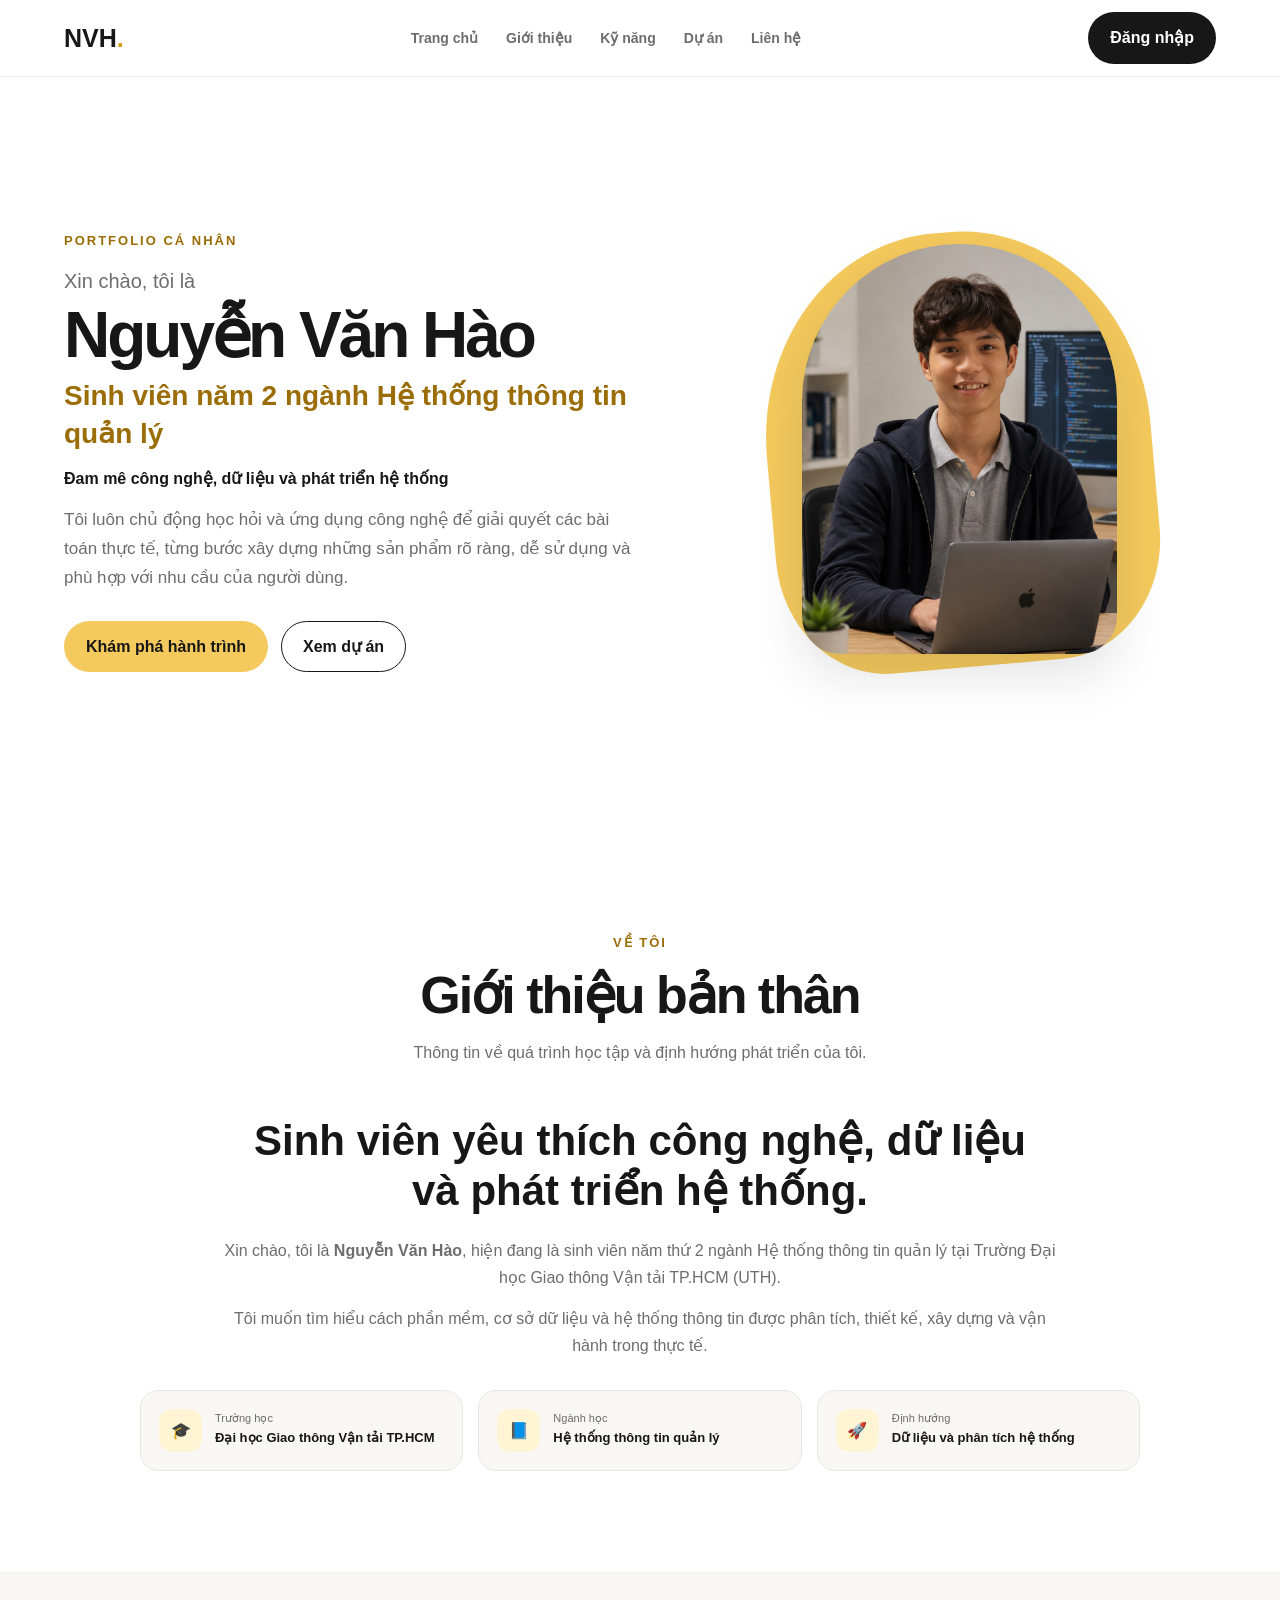
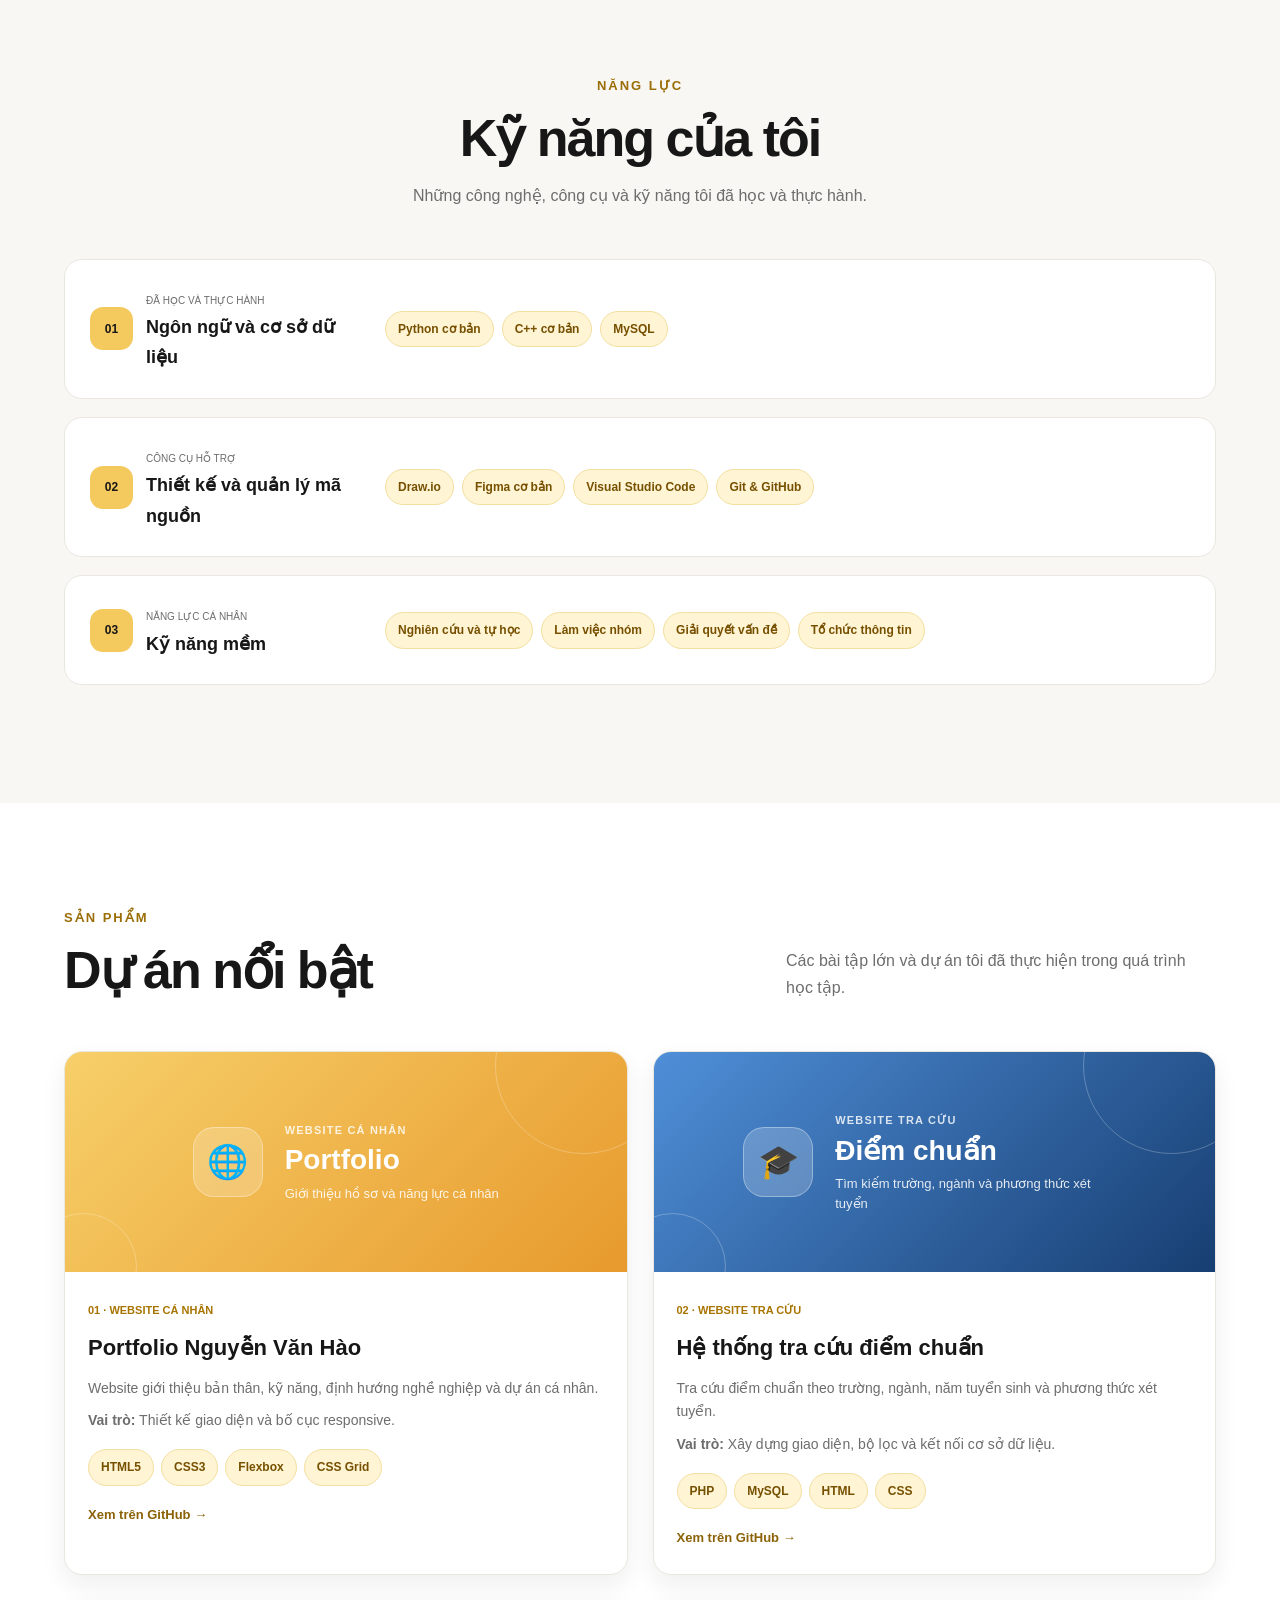
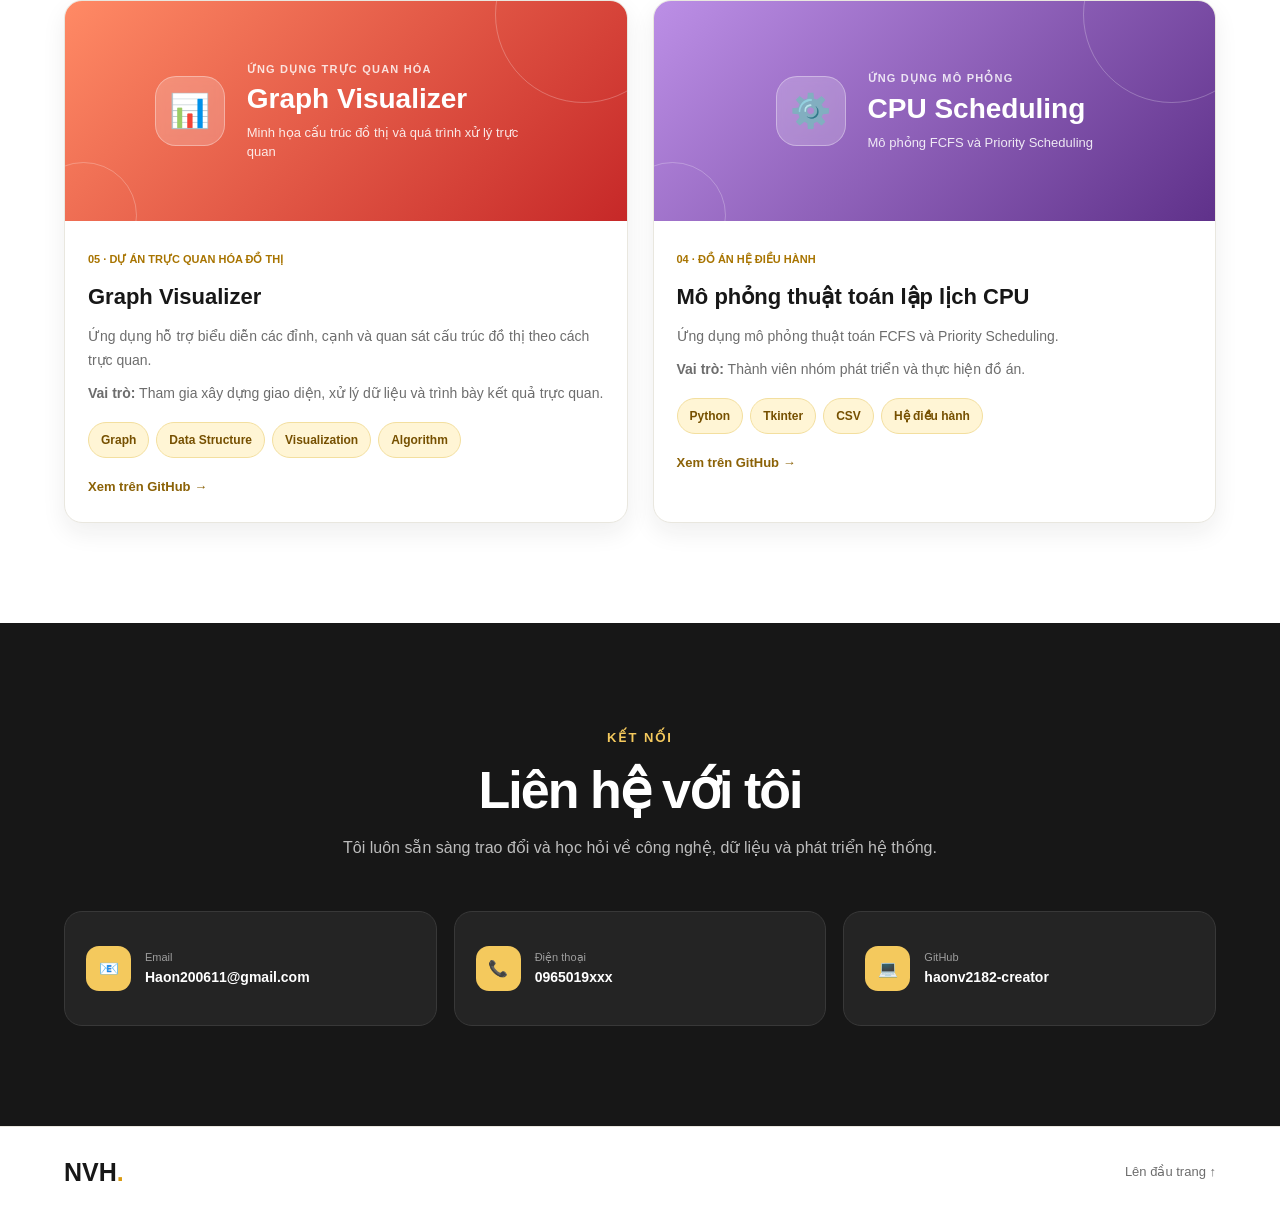
<file: index.html>
<!DOCTYPE html>
<html lang="vi">
<head>
    <meta charset="UTF-8">

    <meta
        name="viewport"
        content="width=device-width, initial-scale=1.0"
    >

    <meta
        name="description"
        content="Portfolio cá nhân của Nguyễn Văn Hào - Sinh viên năm 2 ngành Hệ thống thông tin quản lý."
    >

    <title>Portfolio - Nguyễn Văn Hào</title>

    <link rel="stylesheet" href="style.css">
</head>

<body>

    <!-- ================= HEADER ================= -->

    <header class="site-header">

        <nav class="navbar" aria-label="Điều hướng chính">

            <a class="brand" href="#home">
                NVH<span>.</span>
            </a>

            <!-- Checkbox điều khiển menu mobile -->
            <input
                type="checkbox"
                id="menu-toggle"
                class="menu-toggle"
            >

            <!-- Nút ba gạch -->
            <label
                for="menu-toggle"
                class="menu-button"
                aria-label="Mở menu điều hướng"
            >
                <span></span>
                <span></span>
                <span></span>
            </label>

            <ul class="nav-links">

                <li>
                    <a href="#home">Trang chủ</a>
                </li>

                <li>
                    <a href="#about">Giới thiệu</a>
                </li>

                <li>
                    <a href="#skills">Kỹ năng</a>
                </li>

                <li>
                    <a href="#projects">Dự án</a>
                </li>

                <li>
                    <a href="#contact">Liên hệ</a>
                </li>

                <li class="mobile-login-item">
                    <a href="login.html">Đăng nhập</a>
                </li>

            </ul>

            <a
                class="btn btn-dark desktop-login"
                href="login.html"
            >
                Đăng nhập
            </a>

        </nav>

    </header>

    <main>

        <!-- ================= HOME ================= -->

        <section class="hero container" id="home">

            <div class="hero-content">

                <span class="eyebrow">
                    Portfolio cá nhân
                </span>

                <p class="hero-welcome">
                    Xin chào, tôi là
                </p>

                <h1>
                    Nguyễn Văn Hào
                </h1>

                <h2>
                    Sinh viên năm 2 ngành Hệ thống thông tin quản lý
                </h2>

                <p class="hero-subtitle">
                    Đam mê công nghệ, dữ liệu và phát triển hệ thống
                </p>

                <p class="hero-description">
                    Tôi luôn chủ động học hỏi và ứng dụng công nghệ
                    để giải quyết các bài toán thực tế, từng bước xây dựng
                    những sản phẩm rõ ràng, dễ sử dụng và phù hợp
                    với nhu cầu của người dùng.
                </p>

                <div class="hero-actions">

                    <a
                        class="btn btn-accent"
                        href="#about"
                    >
                        Khám phá hành trình
                    </a>

                    <a
                        class="btn btn-outline"
                        href="#projects"
                    >
                        Xem dự án
                    </a>

                </div>

            </div>

            <div class="hero-image">

                <div class="image-background"></div>

                <div class="image-frame">

                    <img
                        src="avatar.jpg"
                        alt="Ảnh cá nhân Nguyễn Văn Hào"
                        width="315"
                        height="410"
                    >

                </div>

            </div>

        </section>

        <!-- ================= ABOUT ================= -->

        <section class="section" id="about">

            <div class="container">

                <div class="section-heading">

                    <span class="eyebrow">
                        Về tôi
                    </span>

                    <h2>
                        Giới thiệu bản thân
                    </h2>

                    <p>
                        Thông tin về quá trình học tập
                        và định hướng phát triển của tôi.
                    </p>

                </div>

                <div class="about-content">

                    <h3>
                        Sinh viên yêu thích công nghệ,
                        dữ liệu và phát triển hệ thống.
                    </h3>

                    <p>
                        Xin chào, tôi là
                        <strong>Nguyễn Văn Hào</strong>,
                        hiện đang là sinh viên năm thứ 2 ngành
                        Hệ thống thông tin quản lý tại Trường Đại học
                        Giao thông Vận tải TP.HCM (UTH).
                    </p>

                    <p>
                        Tôi muốn tìm hiểu cách phần mềm, cơ sở dữ liệu
                        và hệ thống thông tin được phân tích, thiết kế,
                        xây dựng và vận hành trong thực tế.
                    </p>

                    <div class="about-grid">

                        <article class="info-card">

                            <span>🎓</span>

                            <div>
                                <small>Trường học</small>

                                <strong>
                                    Đại học Giao thông Vận tải TP.HCM
                                </strong>
                            </div>

                        </article>

                        <article class="info-card">

                            <span>📘</span>

                            <div>
                                <small>Ngành học</small>

                                <strong>
                                    Hệ thống thông tin quản lý
                                </strong>
                            </div>

                        </article>

                        <article class="info-card">

                            <span>🚀</span>

                            <div>
                                <small>Định hướng</small>

                                <strong>
                                    Dữ liệu và phân tích hệ thống
                                </strong>
                            </div>

                        </article>

                    </div>

                </div>

            </div>

        </section>

        <!-- ================= SKILLS ================= -->

        <section
            class="section section-soft"
            id="skills"
        >

            <div class="container">

                <div class="section-heading">

                    <span class="eyebrow">
                        Năng lực
                    </span>

                    <h2>
                        Kỹ năng của tôi
                    </h2>

                    <p>
                        Những công nghệ, công cụ và kỹ năng
                        tôi đã học và thực hành.
                    </p>

                </div>

                <div class="skill-group">

                    <div class="skill-title">

                        <span class="number-box">
                            01
                        </span>

                        <div>
                            <small>
                                Đã học và thực hành
                            </small>

                            <h3>
                                Ngôn ngữ và cơ sở dữ liệu
                            </h3>
                        </div>

                    </div>

                    <div class="skill-tags">
                        <span>Python cơ bản</span>
                        <span>C++ cơ bản</span>
                        <span>MySQL</span>
                    </div>

                </div>

                <div class="skill-group">

                    <div class="skill-title">

                        <span class="number-box">
                            02
                        </span>

                        <div>
                            <small>
                                Công cụ hỗ trợ
                            </small>

                            <h3>
                                Thiết kế và quản lý mã nguồn
                            </h3>
                        </div>

                    </div>

                    <div class="skill-tags">
                        <span>Draw.io</span>
                        <span>Figma cơ bản</span>
                        <span>Visual Studio Code</span>
                        <span>Git &amp; GitHub</span>
                    </div>

                </div>

                <div class="skill-group">

                    <div class="skill-title">

                        <span class="number-box">
                            03
                        </span>

                        <div>
                            <small>
                                Năng lực cá nhân
                            </small>

                            <h3>
                                Kỹ năng mềm
                            </h3>
                        </div>

                    </div>

                    <div class="skill-tags">
                        <span>Nghiên cứu và tự học</span>
                        <span>Làm việc nhóm</span>
                        <span>Giải quyết vấn đề</span>
                        <span>Tổ chức thông tin</span>
                    </div>

                </div>

            </div>

        </section>

        <!-- ================= PROJECTS ================= -->

        <section class="section" id="projects">

            <div class="container">

                <div class="section-heading heading-row">

                    <div>

                        <span class="eyebrow">
                            Sản phẩm
                        </span>

                        <h2>
                            Dự án nổi bật
                        </h2>

                    </div>

                    <p>
                        Các bài tập lớn và dự án tôi đã thực hiện
                        trong quá trình học tập.
                    </p>

                </div>

                <div class="project-grid">

                    <!-- PROJECT 1 -->

                    <article class="project-card">

                        <div class="project-preview preview-one">

                            <span class="project-preview-icon">
                                🌐
                            </span>

                            <div class="project-preview-content">

                                <small>
                                    Website cá nhân
                                </small>

                                <strong>
                                    Portfolio
                                </strong>

                                <p>
                                    Giới thiệu hồ sơ và năng lực cá nhân
                                </p>

                            </div>

                        </div>

                        <div class="project-body">

                            <small>
                                01 · Website cá nhân
                            </small>

                            <h3>
                                Portfolio Nguyễn Văn Hào
                            </h3>

                            <p>
                                Website giới thiệu bản thân, kỹ năng,
                                định hướng nghề nghiệp và dự án cá nhân.
                            </p>

                            <p>
                                <strong>Vai trò:</strong>
                                Thiết kế giao diện và bố cục responsive.
                            </p>

                            <div class="project-tags">
                                <span>HTML5</span>
                                <span>CSS3</span>
                                <span>Flexbox</span>
                                <span>CSS Grid</span>
                            </div>

                            <a
                                class="project-link"
                                href="https://github.com/haonv2182-creator/PORTFOLIO"
                                target="_blank"
                                rel="noopener"
                            >
                                Xem trên GitHub →
                            </a>

                        </div>

                    </article>

                    <!-- PROJECT 2 -->

                    <article class="project-card">

                        <div class="project-preview preview-two">

                            <span class="project-preview-icon">
                                🎓
                            </span>

                            <div class="project-preview-content">

                                <small>
                                    Website tra cứu
                                </small>

                                <strong>
                                    Điểm chuẩn
                                </strong>

                                <p>
                                    Tìm kiếm trường, ngành
                                    và phương thức xét tuyển
                                </p>

                            </div>

                        </div>

                        <div class="project-body">

                            <small>
                                02 · Website tra cứu
                            </small>

                            <h3>
                                Hệ thống tra cứu điểm chuẩn
                            </h3>

                            <p>
                                Tra cứu điểm chuẩn theo trường, ngành,
                                năm tuyển sinh và phương thức xét tuyển.
                            </p>

                            <p>
                                <strong>Vai trò:</strong>
                                Xây dựng giao diện, bộ lọc
                                và kết nối cơ sở dữ liệu.
                            </p>

                            <div class="project-tags">
                                <span>PHP</span>
                                <span>MySQL</span>
                                <span>HTML</span>
                                <span>CSS</span>
                            </div>

                            <a
                                class="project-link"
                                href="https://github.com/haonv2182-creator/TraCuuDiemChuannew"
                                target="_blank"
                                rel="noopener"
                            >
                                Xem trên GitHub →
                            </a>

                        </div>

                    </article>

                    <!-- PROJECT 5 -->

                    <article class="project-card">

                        <div class="project-preview preview-five">

                            <span class="project-preview-icon">
                                📊
                            </span>

                            <div class="project-preview-content">

                                <small>
                                    Ứng dụng trực quan hóa
                                </small>

                                <strong>
                                    Graph Visualizer
                                </strong>

                                <p>
                                    Minh họa cấu trúc đồ thị
                                    và quá trình xử lý trực quan
                                </p>

                            </div>

                        </div>

                        <div class="project-body">

                            <small>
                                05 · Dự án trực quan hóa đồ thị
                            </small>

                            <h3>
                                Graph Visualizer
                            </h3>

                            <p>
                                Ứng dụng hỗ trợ biểu diễn các đỉnh, cạnh
                                và quan sát cấu trúc đồ thị theo cách trực quan.
                            </p>

                            <p>
                                <strong>Vai trò:</strong>
                                Tham gia xây dựng giao diện, xử lý dữ liệu
                                và trình bày kết quả trực quan.
                            </p>

                            <div class="project-tags">
                                <span>Graph</span>
                                <span>Data Structure</span>
                                <span>Visualization</span>
                                <span>Algorithm</span>
                            </div>

                            <a
                                class="project-link"
                                href="https://github.com/Trungkin180906/GRAPH_VISUALIZER"
                                target="_blank"
                                rel="noopener"
                            >
                                Xem trên GitHub →
                            </a>

                        </div>

                    </article>

                    <!-- PROJECT 4 -->

                    <article class="project-card">

                        <div class="project-preview preview-four">

                            <span class="project-preview-icon">
                                ⚙️
                            </span>

                            <div class="project-preview-content">

                                <small>
                                    Ứng dụng mô phỏng
                                </small>

                                <strong>
                                    CPU Scheduling
                                </strong>

                                <p>
                                    Mô phỏng FCFS và Priority Scheduling
                                </p>

                            </div>

                        </div>

                        <div class="project-body">

                            <small>
                                04 · Đồ án Hệ điều hành
                            </small>

                            <h3>
                                Mô phỏng thuật toán lập lịch CPU
                            </h3>

                            <p>
                                Ứng dụng mô phỏng thuật toán FCFS
                                và Priority Scheduling.
                            </p>

                            <p>
                                <strong>Vai trò:</strong>
                                Thành viên nhóm phát triển
                                và thực hiện đồ án.
                            </p>

                            <div class="project-tags">
                                <span>Python</span>
                                <span>Tkinter</span>
                                <span>CSV</span>
                                <span>Hệ điều hành</span>
                            </div>

                            <a
                                class="project-link"
                                href="https://github.com/haonv2182-creator/HeDieuHanh"
                                target="_blank"
                                rel="noopener"
                            >
                                Xem trên GitHub →
                            </a>

                        </div>

                    </article>

                </div>

            </div>

        </section>

        <!-- ================= CONTACT ================= -->

        <section
            class="section contact-section"
            id="contact"
        >

            <div class="container">

                <div class="section-heading contact-heading">

                    <span class="eyebrow light">
                        Kết nối
                    </span>

                    <h2>
                        Liên hệ với tôi
                    </h2>

                    <p>
                        Tôi luôn sẵn sàng trao đổi và học hỏi
                        về công nghệ, dữ liệu và phát triển hệ thống.
                    </p>

                </div>

                <div class="contact-grid">

                    <a
                        class="contact-card"
                        href="mailto:Haon200611@gmail.com"
                    >

                        <span>📧</span>

                        <div>
                            <small>Email</small>
                            <strong>Haon200611@gmail.com</strong>
                        </div>

                    </a>

                    <div class="contact-card">

                        <span>📞</span>

                        <div>
                            <small>Điện thoại</small>
                            <strong>0965019xxx</strong>
                        </div>

                    </div>

                    <a
                        class="contact-card"
                        href="https://github.com/haonv2182-creator"
                        target="_blank"
                        rel="noopener"
                    >

                        <span>💻</span>

                        <div>
                            <small>GitHub</small>
                            <strong>haonv2182-creator</strong>
                        </div>

                    </a>

                </div>

            </div>

        </section>

    </main>

    <!-- ================= FOOTER ================= -->

    <footer class="footer">

        <div class="container footer-inner">

            <div class="footer-top">

                <a class="brand" href="#home">
                    NVH<span>.</span>
                </a>

                <a
                    class="footer-top-link"
                    href="#home"
                >
                    Lên đầu trang ↑
                </a>

            </div>

        </div>

    </footer>

</body>
</html>
</file>
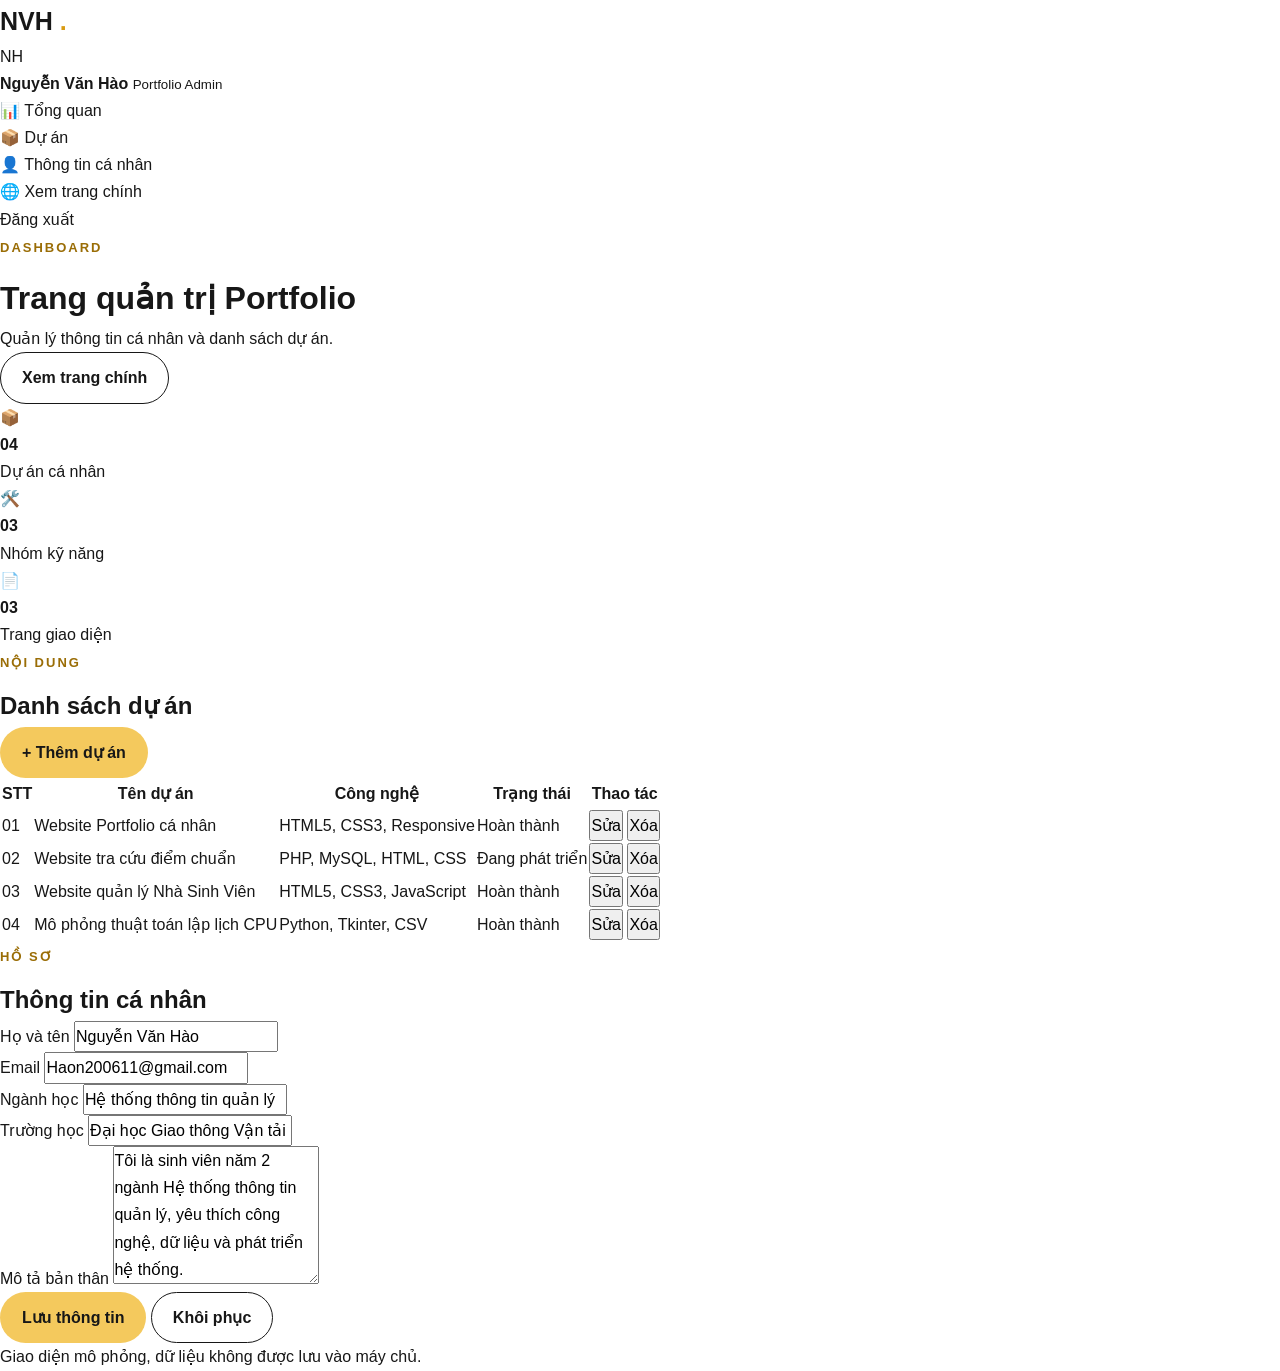
<file: admin.html>
<!DOCTYPE html>
<html lang="vi">
 <head>
  <meta charset="utf-8"/>
  <meta content="width=device-width, initial-scale=1.0" name="viewport"/>
  <title>
   Admin Dashboard - Portfolio
  </title>
  <link href="style.css" rel="stylesheet"/>
 </head>
 <body class="admin-page">
  <div class="admin-layout">
   <aside class="admin-sidebar">
    <a class="brand admin-brand" href="index.html">
     NVH
     <span>
      .
     </span>
    </a>
    <div class="admin-profile">
     <div class="admin-avatar">
      NH
     </div>
     <div>
      <strong>
       Nguyễn Văn Hào
      </strong>
      <small>
       Portfolio Admin
      </small>
     </div>
    </div>
    <nav>
     <ul class="admin-menu">
      <li>
       <a href="#overview">
        📊 Tổng quan
       </a>
      </li>
      <li>
       <a href="#projects-admin">
        📦 Dự án
       </a>
      </li>
      <li>
       <a href="#personal-info">
        👤 Thông tin cá nhân
       </a>
      </li>
      <li>
       <a href="index.html">
        🌐 Xem trang chính
       </a>
      </li>
     </ul>
    </nav>
    <a class="logout-link" href="login.html">
     Đăng xuất
    </a>
   </aside>
   <main class="admin-main">
    <header class="admin-header" id="overview">
     <div>
      <span class="eyebrow">
       Dashboard
      </span>
      <h1>
       Trang quản trị Portfolio
      </h1>
      <p>
       Quản lý thông tin cá nhân
                        và danh sách dự án.
      </p>
     </div>
     <a class="btn btn-outline" href="index.html">
      Xem trang chính
     </a>
    </header>
    <section class="stat-grid">
     <article class="stat-card">
      <span>
       📦
      </span>
      <div>
       <strong>
        04
       </strong>
       <p>
        Dự án cá nhân
       </p>
      </div>
     </article>
     <article class="stat-card">
      <span>
       🛠️
      </span>
      <div>
       <strong>
        03
       </strong>
       <p>
        Nhóm kỹ năng
       </p>
      </div>
     </article>
     <article class="stat-card">
      <span>
       📄
      </span>
      <div>
       <strong>
        03
       </strong>
       <p>
        Trang giao diện
       </p>
      </div>
     </article>
    </section>
    <section class="admin-section" id="projects-admin">
     <div class="admin-toolbar">
      <div>
       <span class="eyebrow">
        Nội dung
       </span>
       <h2>
        Danh sách dự án
       </h2>
      </div>
      <button class="btn btn-accent" type="button">
       + Thêm dự án
      </button>
     </div>
     <div class="table-wrapper">
      <table>
       <thead>
        <tr>
         <th>
          STT
         </th>
         <th>
          Tên dự án
         </th>
         <th>
          Công nghệ
         </th>
         <th>
          Trạng thái
         </th>
         <th>
          Thao tác
         </th>
        </tr>
       </thead>
       <tbody>
        <tr>
         <td>
          01
         </td>
         <td>
          Website Portfolio cá nhân
         </td>
         <td>
          HTML5, CSS3, Responsive
         </td>
         <td>
          <span class="status done">
           Hoàn thành
          </span>
         </td>
         <td>
          <button class="small-button" type="button">
           Sửa
          </button>
          <button class="small-button danger" type="button">
           Xóa
          </button>
         </td>
        </tr>
        <tr>
         <td>
          02
         </td>
         <td>
          Website tra cứu điểm chuẩn
         </td>
         <td>
          PHP, MySQL, HTML, CSS
         </td>
         <td>
          <span class="status progress">
           Đang phát triển
          </span>
         </td>
         <td>
          <button class="small-button" type="button">
           Sửa
          </button>
          <button class="small-button danger" type="button">
           Xóa
          </button>
         </td>
        </tr>
        <tr>
         <td>
          03
         </td>
         <td>
          Website quản lý Nhà Sinh Viên
         </td>
         <td>
          HTML5, CSS3, JavaScript
         </td>
         <td>
          <span class="status done">
           Hoàn thành
          </span>
         </td>
         <td>
          <button class="small-button" type="button">
           Sửa
          </button>
          <button class="small-button danger" type="button">
           Xóa
          </button>
         </td>
        </tr>
        <tr>
         <td>
          04
         </td>
         <td>
          Mô phỏng thuật toán lập lịch CPU
         </td>
         <td>
          Python, Tkinter, CSV
         </td>
         <td>
          <span class="status done">
           Hoàn thành
          </span>
         </td>
         <td>
          <button class="small-button" type="button">
           Sửa
          </button>
          <button class="small-button danger" type="button">
           Xóa
          </button>
         </td>
        </tr>
       </tbody>
      </table>
     </div>
    </section>
    <section class="admin-section" id="personal-info">
     <div class="admin-toolbar">
      <div>
       <span class="eyebrow">
        Hồ sơ
       </span>
       <h2>
        Thông tin cá nhân
       </h2>
      </div>
     </div>
     <form class="admin-form">
      <div class="form-row">
       <div class="form-group">
        <label for="fullname">
         Họ và tên
        </label>
        <input id="fullname" type="text" value="Nguyễn Văn Hào"/>
       </div>
       <div class="form-group">
        <label for="email">
         Email
        </label>
        <input id="email" type="email" value="Haon200611@gmail.com"/>
       </div>
      </div>
      <div class="form-row">
       <div class="form-group">
        <label for="major">
         Ngành học
        </label>
        <input id="major" type="text" value="Hệ thống thông tin quản lý"/>
       </div>
       <div class="form-group">
        <label for="school">
         Trường học
        </label>
        <input id="school" type="text" value="Đại học Giao thông Vận tải TP.HCM"/>
       </div>
      </div>
      <div class="form-group">
       <label for="bio">
        Mô tả bản thân
       </label>
       <textarea id="bio" rows="5">Tôi là sinh viên năm 2 ngành Hệ thống thông tin quản lý, yêu thích công nghệ, dữ liệu và phát triển hệ thống.</textarea>
      </div>
      <div class="form-actions">
       <button class="btn btn-accent" type="button">
        Lưu thông tin
       </button>
       <button class="btn btn-outline" type="reset">
        Khôi phục
       </button>
      </div>
      <p class="form-note">
       Giao diện mô phỏng, dữ liệu không được lưu vào máy chủ.
      </p>
     </form>
    </section>
   </main>
  </div>
 </body>
</html>
</file>
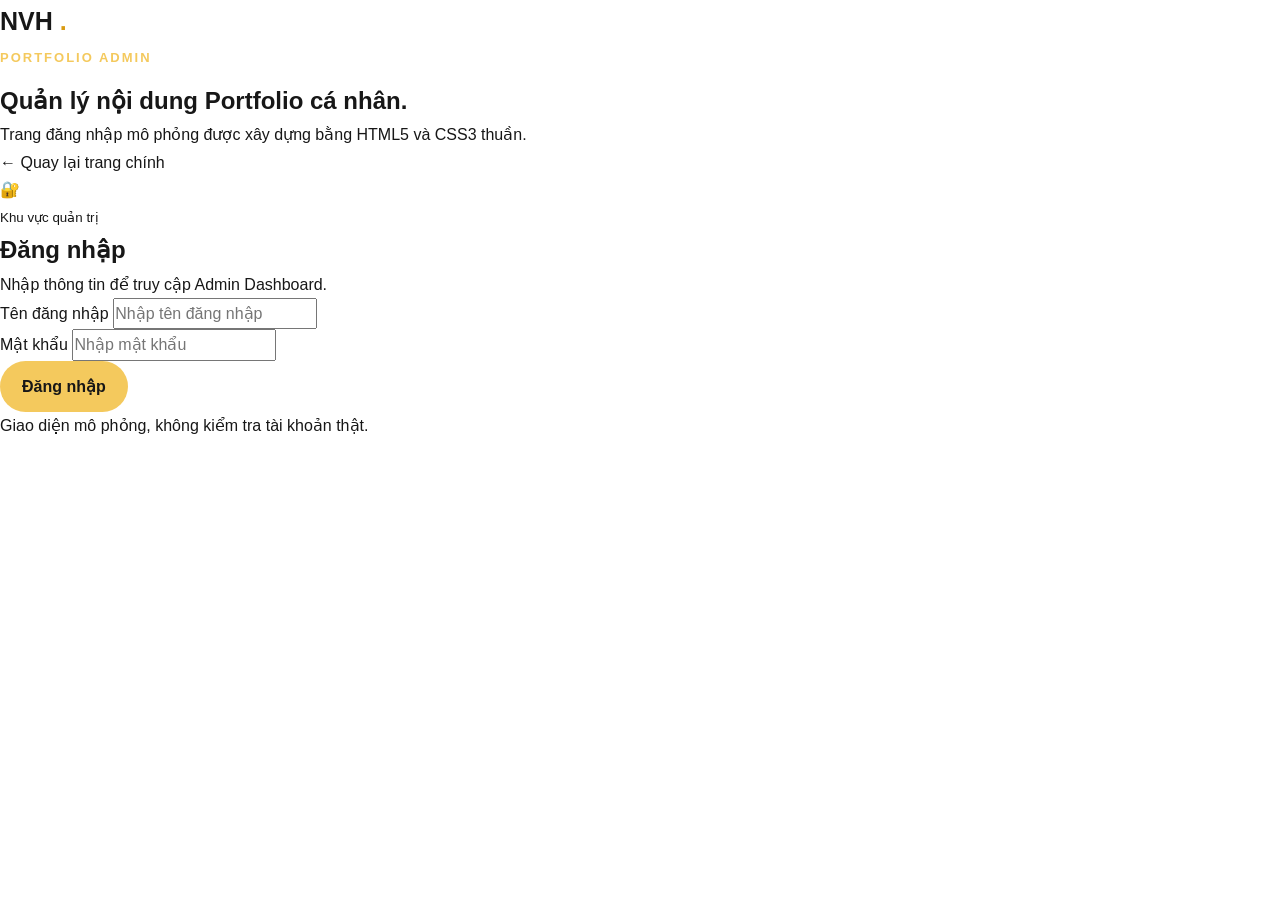
<file: login.html>
<!DOCTYPE html>
<html lang="vi">
 <head>
  <meta charset="utf-8"/>
  <meta content="width=device-width, initial-scale=1.0" name="viewport"/>
  <title>
   Đăng nhập - Portfolio Admin
  </title>
  <link href="style.css" rel="stylesheet"/>
 </head>
 <body class="login-page">
  <main class="login-layout">
   <section class="login-intro">
    <a class="brand" href="index.html">
     NVH
     <span>
      .
     </span>
    </a>
    <div>
     <span class="eyebrow light">
      Portfolio Admin
     </span>
     <h1>
      Quản lý nội dung Portfolio cá nhân.
     </h1>
     <p>
      Trang đăng nhập mô phỏng được xây dựng
                    bằng HTML5 và CSS3 thuần.
     </p>
    </div>
    <a class="back-link" href="index.html">
     ← Quay lại trang chính
    </a>
   </section>
   <section class="login-panel">
    <form action="admin.html" class="login-form" method="get">
     <div class="login-title">
      <span>
       🔐
      </span>
      <div>
       <small>
        Khu vực quản trị
       </small>
       <h2>
        Đăng nhập
       </h2>
      </div>
     </div>
     <p>
      Nhập thông tin để truy cập Admin Dashboard.
     </p>
     <div class="form-group">
      <label for="username">
       Tên đăng nhập
      </label>
      <input id="username" name="username" placeholder="Nhập tên đăng nhập" required="" type="text"/>
     </div>
     <div class="form-group">
      <label for="password">
       Mật khẩu
      </label>
      <input id="password" name="password" placeholder="Nhập mật khẩu" required="" type="password"/>
     </div>
     <button class="btn btn-accent full-width" type="submit">
      Đăng nhập
     </button>
     <p class="form-note">
      Giao diện mô phỏng, không kiểm tra tài khoản thật.
     </p>
    </form>
   </section>
  </main>
 </body>
</html>
</file>
<file: style.css>
/* ==================================================
   CSS VARIABLES
   ================================================== */

:root {
    --primary: #171717;
    --secondary: #f5b942;
    --accent: #f4c95d;

    --background: #ffffff;
    --background-soft: #f8f7f3;
    --surface: #ffffff;

    --text: #171717;
    --text-muted: #6d6d6d;
    --border: #e9e7df;

    --font-small: 13px;
    --font-normal: 16px;
    --font-medium: 20px;
    --font-large: 36px;
    --font-title: 64px;

    --radius-small: 8px;
    --radius-medium: 18px;
    --radius-large: 30px;
    --radius-round: 999px;

    --shadow-small:
        0 10px 25px rgba(23, 23, 23, 0.07);

    --shadow:
        0 20px 50px rgba(23, 23, 23, 0.12);

    --transition: 0.3s ease;
}

/* ==================================================
   RESET
   ================================================== */

* {
    margin: 0;
    padding: 0;
    box-sizing: border-box;
}

html {
    scroll-behavior: smooth;
    scroll-padding-top: 85px;
}

body {
    color: var(--text);
    background: var(--background);

    font-family: Arial, Helvetica, sans-serif;
    font-size: var(--font-normal);
    line-height: 1.7;
}

a {
    color: inherit;
    text-decoration: none;
}

ul {
    list-style: none;
}

img {
    display: block;
    max-width: 100%;
}

button,
input,
textarea {
    font: inherit;
}

/* ==================================================
   SHARED
   ================================================== */

.container {
    width: min(90%, 1180px);
    margin-inline: auto;
}

.section {
    padding: 100px 0;
}

.section-soft {
    background: var(--background-soft);
}

.eyebrow {
    display: inline-block;
    margin-bottom: 12px;

    color: #9a6d06;

    font-size: var(--font-small);
    font-weight: 800;
    letter-spacing: 2px;
    text-transform: uppercase;
}

.eyebrow.light {
    color: var(--accent);
}

.brand {
    font-size: 25px;
    font-weight: 900;
}

.brand span {
    color: #d99b12;
}

.btn {
    min-height: 47px;
    padding: 11px 21px;

    display: inline-flex;
    align-items: center;
    justify-content: center;

    border: 1px solid transparent;
    border-radius: var(--radius-round);

    font-weight: 700;
    cursor: pointer;

    transition: var(--transition);
}

.btn:hover {
    transform: translateY(-3px);
}

.btn-dark {
    color: white;
    background: var(--primary);
}

.btn-dark:hover {
    background: #333333;
}

.btn-accent {
    color: var(--primary);
    background: var(--accent);
}

.btn-accent:hover {
    background: #ffd875;
}

.btn-outline {
    color: var(--primary);
    background: transparent;
    border-color: var(--primary);
}

.btn-outline:hover {
    color: white;
    background: var(--primary);
}

.section-heading {
    max-width: 700px;
    margin: 0 auto 50px;

    text-align: center;
}

.section-heading h2 {
    font-size: clamp(36px, 5vw, 52px);
    line-height: 1.15;
    letter-spacing: -2px;
}

.section-heading p {
    margin-top: 13px;
    color: var(--text-muted);
}

.heading-row {
    max-width: none;

    display: flex;
    align-items: flex-end;
    justify-content: space-between;
    gap: 30px;

    text-align: left;
}

.heading-row > p {
    max-width: 430px;
}

/* ==================================================
   NAVBAR
   ================================================== */

.site-header {
    position: fixed;
    top: 0;
    right: 0;
    left: 0;

    z-index: 1000;

    background: rgba(255, 255, 255, 0.95);
    border-bottom: 1px solid var(--border);

    backdrop-filter: blur(12px);
}

.navbar {
    position: relative;

    width: min(90%, 1180px);
    height: 76px;
    margin-inline: auto;

    display: flex;
    align-items: center;
    justify-content: space-between;
    gap: 25px;
}

.nav-links {
    display: flex;
    align-items: center;
    gap: 28px;
}

.nav-links a {
    position: relative;

    color: var(--text-muted);

    font-size: 14px;
    font-weight: 700;
}

.nav-links a::after {
    content: "";

    position: absolute;
    left: 0;
    bottom: -7px;

    width: 0;
    height: 2px;

    background: var(--secondary);
    transition: var(--transition);
}

.nav-links a:hover {
    color: #a87400;
}

.nav-links a:hover::after {
    width: 100%;
}

/* ==================================================
   MENU MOBILE
   ================================================== */

.menu-toggle {
    display: none;
}

.menu-button {
    width: 42px;
    height: 42px;

    display: none;
    align-items: center;
    justify-content: center;
    flex-direction: column;
    gap: 5px;

    background: var(--surface);
    border: 1px solid var(--border);
    border-radius: 10px;

    cursor: pointer;
}

.menu-button span {
    width: 21px;
    height: 2px;

    display: block;

    background: var(--primary);
    border-radius: var(--radius-round);

    transition: var(--transition);
}

.mobile-login-item {
    display: none;
}

/* ==================================================
   HERO
   ================================================== */

.hero {
    min-height: 92vh;
    padding-top: 135px;
    padding-bottom: 65px;

    display: grid;
    grid-template-columns: 1.05fr 0.95fr;
    align-items: center;
    gap: 70px;
}

.hero-welcome {
    color: var(--text-muted);
    font-size: 20px;
}

.hero-content h1 {
    margin: 4px 0 8px;

    font-size: clamp(48px, 7vw, var(--font-title));
    line-height: 1.05;
    letter-spacing: -3px;
}

.hero-content h2 {
    max-width: 650px;
    margin-bottom: 12px;

    color: #9a6d06;

    font-size: clamp(20px, 3vw, 28px);
    line-height: 1.35;
}

.hero-subtitle {
    margin-bottom: 14px;
    font-weight: 700;
}

.hero-description {
    max-width: 650px;
    margin-bottom: 28px;

    color: var(--text-muted);
    font-size: 17px;
}

.hero-actions {
    display: flex;
    flex-wrap: wrap;
    gap: 13px;
}

.hero-image {
    position: relative;

    min-height: 490px;

    display: flex;
    align-items: center;
    justify-content: center;
}

.image-background {
    position: absolute;

    width: 385px;
    height: 435px;

    background: var(--accent);
    border-radius: 48% 48% 28% 28%;

    transform: rotate(-5deg);
}

.image-frame {
    position: relative;
    z-index: 2;

    width: 315px;
    height: 410px;

    overflow: hidden;

    border-radius: 160px 160px 38px 38px;
    box-shadow: var(--shadow);
}

.image-frame img {
    width: 100%;
    height: 100%;

    object-fit: cover;
    object-position: center top;
}

/* ==================================================
   ABOUT
   ================================================== */

.about-content {
    max-width: 1000px;
    margin-inline: auto;

    text-align: center;
}

.about-content > h3 {
    max-width: 820px;
    margin: 0 auto 20px;

    font-size: clamp(29px, 4vw, 42px);
    line-height: 1.2;
}

.about-content > p {
    max-width: 850px;
    margin: 0 auto 14px;

    color: var(--text-muted);
}

.about-grid {
    margin-top: 30px;

    display: grid;
    grid-template-columns: repeat(3, minmax(0, 1fr));
    gap: 15px;
}

.info-card {
    padding: 18px;

    display: flex;
    align-items: flex-start;
    gap: 13px;

    text-align: left;

    background: var(--background-soft);
    border: 1px solid var(--border);
    border-radius: var(--radius-medium);

    transition: var(--transition);
}

.info-card:hover {
    transform: translateY(-4px);
    box-shadow: var(--shadow-small);
}

.info-card > span {
    width: 43px;
    height: 43px;
    flex-shrink: 0;

    display: grid;
    place-items: center;

    background: #fff5d5;
    border-radius: 13px;
}

.info-card small,
.info-card strong {
    display: block;
}

.info-card small {
    color: var(--text-muted);
    font-size: 11px;
}

.info-card strong {
    font-size: 13px;
}

/* ==================================================
   SKILLS
   ================================================== */

.skill-group {
    margin-bottom: 18px;
    padding: 25px;

    display: grid;
    grid-template-columns: 270px minmax(0, 1fr);
    align-items: center;
    gap: 25px;

    background: var(--surface);
    border: 1px solid var(--border);
    border-radius: var(--radius-medium);
}

.skill-title {
    display: flex;
    align-items: center;
    gap: 13px;
}

.number-box {
    width: 43px;
    height: 43px;
    flex-shrink: 0;

    display: grid;
    place-items: center;

    color: var(--primary);
    background: var(--accent);
    border-radius: 13px;

    font-size: 12px;
    font-weight: 900;
}

.skill-title small {
    color: var(--text-muted);

    font-size: 10px;
    text-transform: uppercase;
}

.skill-title h3 {
    font-size: 18px;
}

.skill-tags {
    display: flex;
    flex-wrap: wrap;
    gap: 8px;
}

.skill-tags span,
.project-tags span {
    padding: 7px 12px;

    color: #765000;
    background: #fff5d5;

    border: 1px solid #f3df9f;
    border-radius: var(--radius-round);

    font-size: 12px;
    font-weight: 700;
}

/* ==================================================
   PROJECTS
   ================================================== */

.project-grid {
    display: grid;
    grid-template-columns: repeat(2, minmax(0, 1fr));
    gap: 25px;
}

.project-card {
    overflow: hidden;

    background: var(--surface);
    border: 1px solid var(--border);
    border-radius: var(--radius-medium);
    box-shadow: var(--shadow-small);

    transition: var(--transition);
}

.project-card:hover {
    transform: translateY(-6px);
    box-shadow: var(--shadow);
}

.project-preview {
    position: relative;

    min-height: 220px;
    padding: 32px;

    display: flex;
    align-items: center;
    justify-content: center;
    gap: 22px;

    overflow: hidden;
    color: white;
}

.project-preview::before,
.project-preview::after {
    content: "";

    position: absolute;

    border: 1px solid rgba(255, 255, 255, 0.25);
    border-radius: 50%;
}

.project-preview::before {
    width: 175px;
    height: 175px;

    top: -75px;
    right: -45px;
}

.project-preview::after {
    width: 105px;
    height: 105px;

    left: -35px;
    bottom: -48px;
}

.project-preview-icon {
    position: relative;
    z-index: 1;

    width: 70px;
    height: 70px;
    flex-shrink: 0;

    display: grid;
    place-items: center;

    background: rgba(255, 255, 255, 0.2);
    border: 1px solid rgba(255, 255, 255, 0.35);
    border-radius: 21px;

    font-size: 33px;

    backdrop-filter: blur(5px);
}

.project-preview-content {
    position: relative;
    z-index: 1;
}

.project-preview-content small,
.project-preview-content strong,
.project-preview-content p {
    display: block;
}

.project-preview-content small {
    margin-bottom: 4px;

    color: rgba(255, 255, 255, 0.82);

    font-size: 11px;
    font-weight: 700;
    letter-spacing: 1.2px;
    text-transform: uppercase;
}

.project-preview-content strong {
    font-size: 28px;
    line-height: 1.2;
}

.project-preview-content p {
    max-width: 290px;
    margin-top: 7px;

    color: rgba(255, 255, 255, 0.87);

    font-size: 13px;
    font-weight: 500;
    line-height: 1.5;
}

.preview-one {
    background:
        linear-gradient(135deg, #f7cf69, #e79a2d);
}

.preview-two {
    background:
        linear-gradient(135deg, #4f8fd8, #173e72);
}

.preview-four {
    background:
        linear-gradient(135deg, #bc8fe6, #5f318a);
}

.preview-five {
    background:
        linear-gradient(135deg, #ff8a65, #c62828);
}

.project-body {
    padding: 23px;
}

.project-body > small {
    color: #a87400;

    font-size: 11px;
    font-weight: 800;
    text-transform: uppercase;
}

.project-body h3 {
    margin: 7px 0 10px;
    font-size: 22px;
}

.project-body p {
    margin-bottom: 9px;

    color: var(--text-muted);
    font-size: 14px;
}

.project-tags {
    margin-top: 16px;

    display: flex;
    flex-wrap: wrap;
    gap: 7px;
}

.project-link {
    display: inline-block;
    margin-top: 18px;

    color: #8b6207;

    font-size: 13px;
    font-weight: 800;
}

.project-link:hover {
    text-decoration: underline;
}

/* ==================================================
   CONTACT
   ================================================== */

.contact-section {
    color: white;
    background: var(--primary);
}

.contact-heading h2 {
    color: white;
}

.contact-heading p {
    color: #bdbdbd;
}

.contact-grid {
    display: grid;
    grid-template-columns: repeat(3, minmax(0, 1fr));
    gap: 17px;
}

.contact-card {
    min-height: 115px;
    padding: 21px;

    display: flex;
    align-items: center;
    gap: 14px;

    background: #242424;
    border: 1px solid #383838;
    border-radius: var(--radius-medium);

    transition: var(--transition);
}

.contact-card:hover {
    transform: translateY(-5px);
    border-color: var(--accent);
}

.contact-card > span {
    width: 45px;
    height: 45px;
    flex-shrink: 0;

    display: grid;
    place-items: center;

    color: var(--primary);
    background: var(--accent);

    border-radius: 13px;
}

.contact-card small,
.contact-card strong {
    display: block;
}

.contact-card small {
    color: #9d9d9d;
    font-size: 11px;
}

.contact-card strong {
    font-size: 14px;
}

/* ==================================================
   FOOTER
   ================================================== */

.footer {
    border-top: 1px solid var(--border);
}

.footer-inner {
    min-height: 90px;

    display: flex;
    align-items: center;
}

.footer-top {
    width: 100%;

    display: flex;
    align-items: center;
    justify-content: space-between;
    gap: 20px;
}

.footer-top-link {
    color: var(--text-muted);
    font-size: 13px;
}

/* ==================================================
   TABLET
   ================================================== */

@media screen and (max-width: 1023px) {
    .hero {
        min-height: auto;

        grid-template-columns: 1fr;

        text-align: center;
    }

    .hero-description {
        margin-inline: auto;
    }

    .hero-actions {
        justify-content: center;
    }

    .about-grid {
        grid-template-columns: repeat(2, 1fr);
    }

    .about-grid article:last-child {
        grid-column: 1 / -1;
    }

    .skill-group {
        grid-template-columns: 1fr;
    }

    .contact-grid {
        grid-template-columns: 1fr;
    }
}

/* ==================================================
   MOBILE
   ================================================== */

@media screen and (max-width: 767px) {
    .container {
        width: 92%;
    }

    .section {
        padding: 72px 0;
    }

    .navbar {
        width: 92%;
        height: 68px;
    }

    .menu-button {
        display: flex;
        order: 3;
    }

    .desktop-login {
        display: none;
    }

    .nav-links {
        position: absolute;
        top: 68px;
        left: 0;
        right: 0;

        z-index: 1001;

        max-height: 0;
        padding: 0 18px;

        display: flex;
        align-items: stretch;
        flex-direction: column;
        gap: 0;

        overflow: hidden;

        background: var(--surface);
        border: 1px solid transparent;
        border-radius:
            0 0
            var(--radius-medium)
            var(--radius-medium);

        box-shadow: none;

        opacity: 0;
        visibility: hidden;

        transition:
            max-height 0.35s ease,
            opacity 0.25s ease,
            visibility 0.25s ease,
            padding 0.35s ease;
    }

    .nav-links li {
        width: 100%;
    }

    .nav-links a {
        width: 100%;
        padding: 13px 4px;

        display: block;

        color: var(--text);
        border-bottom: 1px solid var(--border);
    }

    .nav-links li:last-child a {
        border-bottom: 0;
    }

    .nav-links a::after {
        display: none;
    }

    .mobile-login-item {
        display: block;
    }

    .menu-toggle:checked ~ .nav-links {
        max-height: 380px;
        padding-top: 10px;
        padding-bottom: 10px;

        border-color: var(--border);
        box-shadow: var(--shadow-small);

        opacity: 1;
        visibility: visible;
    }

    .menu-toggle:checked + .menu-button span:nth-child(1) {
        transform: translateY(7px) rotate(45deg);
    }

    .menu-toggle:checked + .menu-button span:nth-child(2) {
        opacity: 0;
    }

    .menu-toggle:checked + .menu-button span:nth-child(3) {
        transform: translateY(-7px) rotate(-45deg);
    }

    .hero {
        padding-top: 105px;
        gap: 25px;
    }

    .hero-content h1 {
        font-size: 42px;
    }

    .hero-actions {
        flex-direction: column;
    }

    .hero-actions .btn {
        width: 100%;
    }

    .hero-image {
        min-height: 380px;
    }

    .image-background {
        width: 265px;
        height: 315px;
    }

    .image-frame {
        width: 220px;
        height: 300px;
    }

    .about-grid,
    .project-grid {
        grid-template-columns: 1fr;
    }

    .about-grid article:last-child {
        grid-column: auto;
    }

    .heading-row {
        align-items: flex-start;
        flex-direction: column;
    }

    .project-preview {
        min-height: 205px;
        padding: 25px;

        align-items: flex-start;
        flex-direction: column;
        gap: 14px;
    }

    .project-preview-icon {
        width: 56px;
        height: 56px;

        border-radius: 17px;

        font-size: 26px;
    }

    .project-preview-content strong {
        font-size: 23px;
    }

    .project-preview-content p {
        max-width: 100%;
    }

    .footer-inner {
        padding: 22px 0;
    }

    .footer-top {
        flex-direction: column;
        justify-content: center;

        text-align: center;
    }
}
</file>
